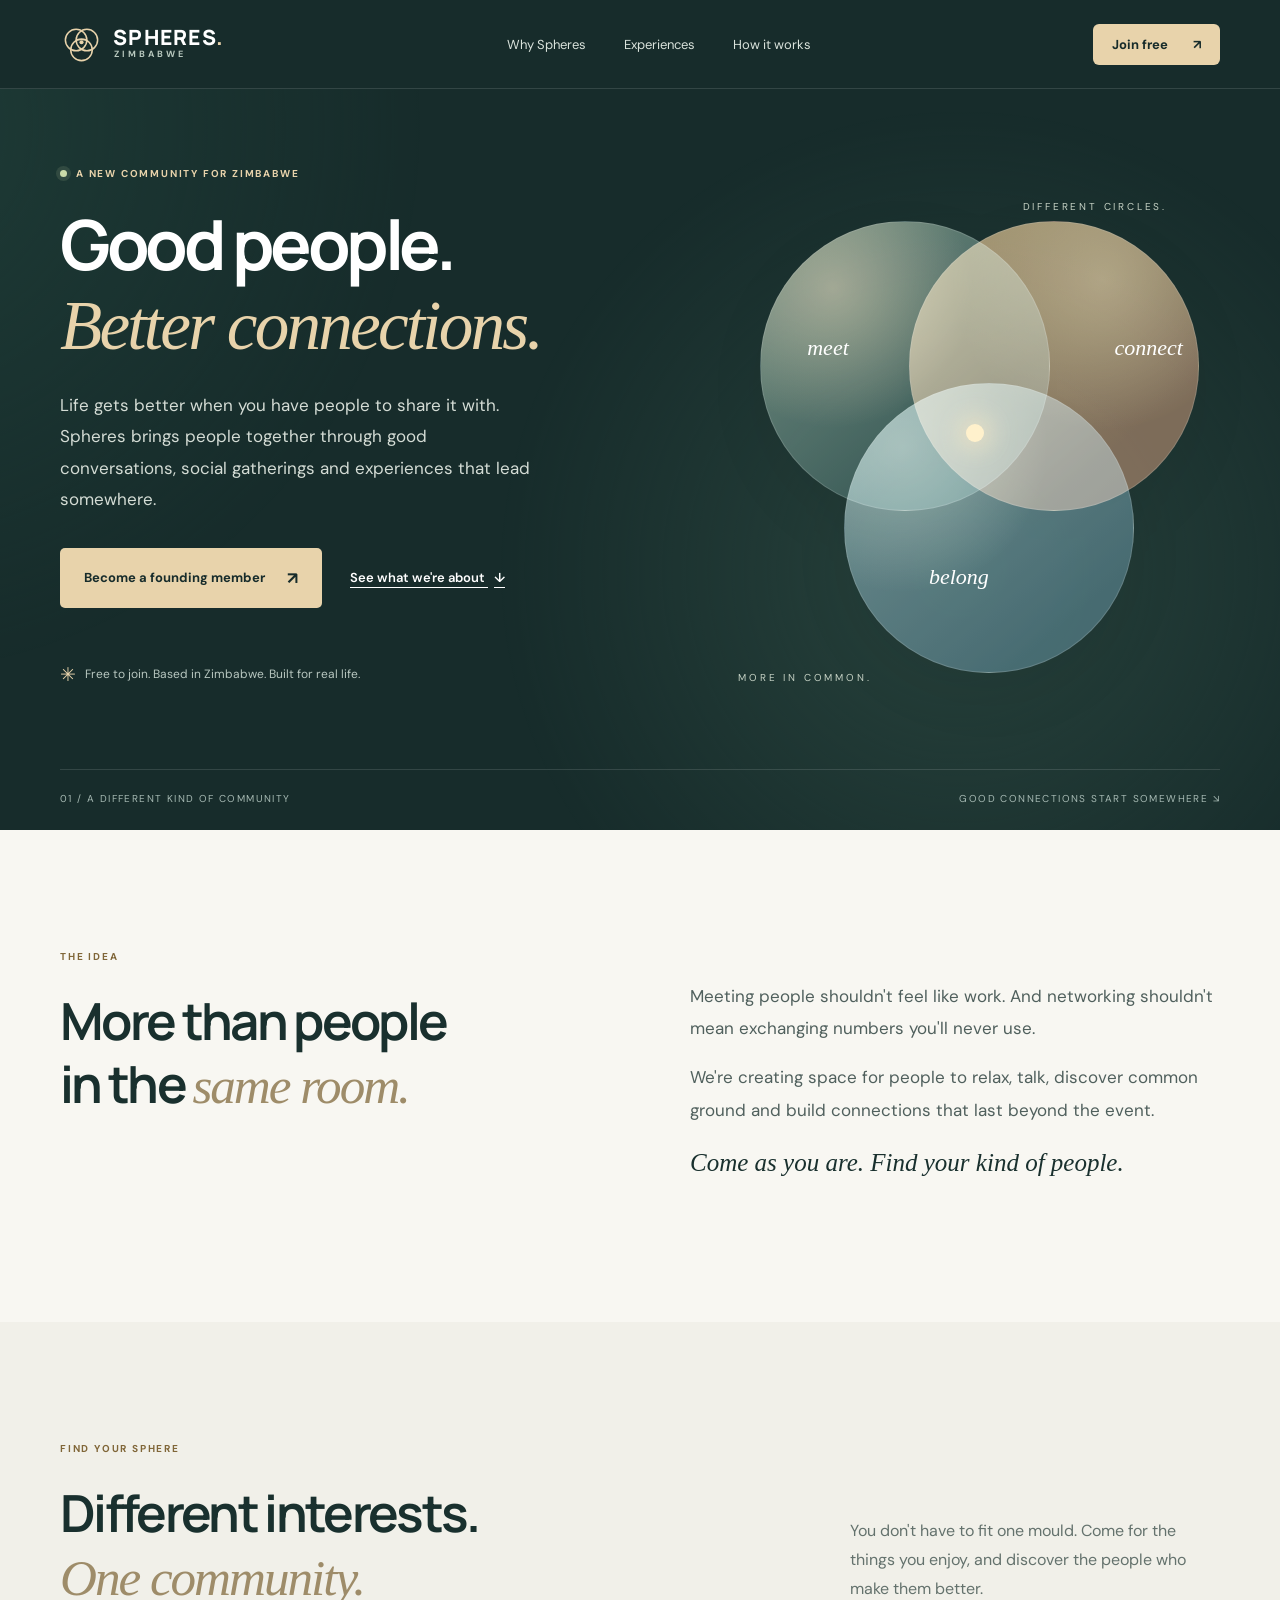
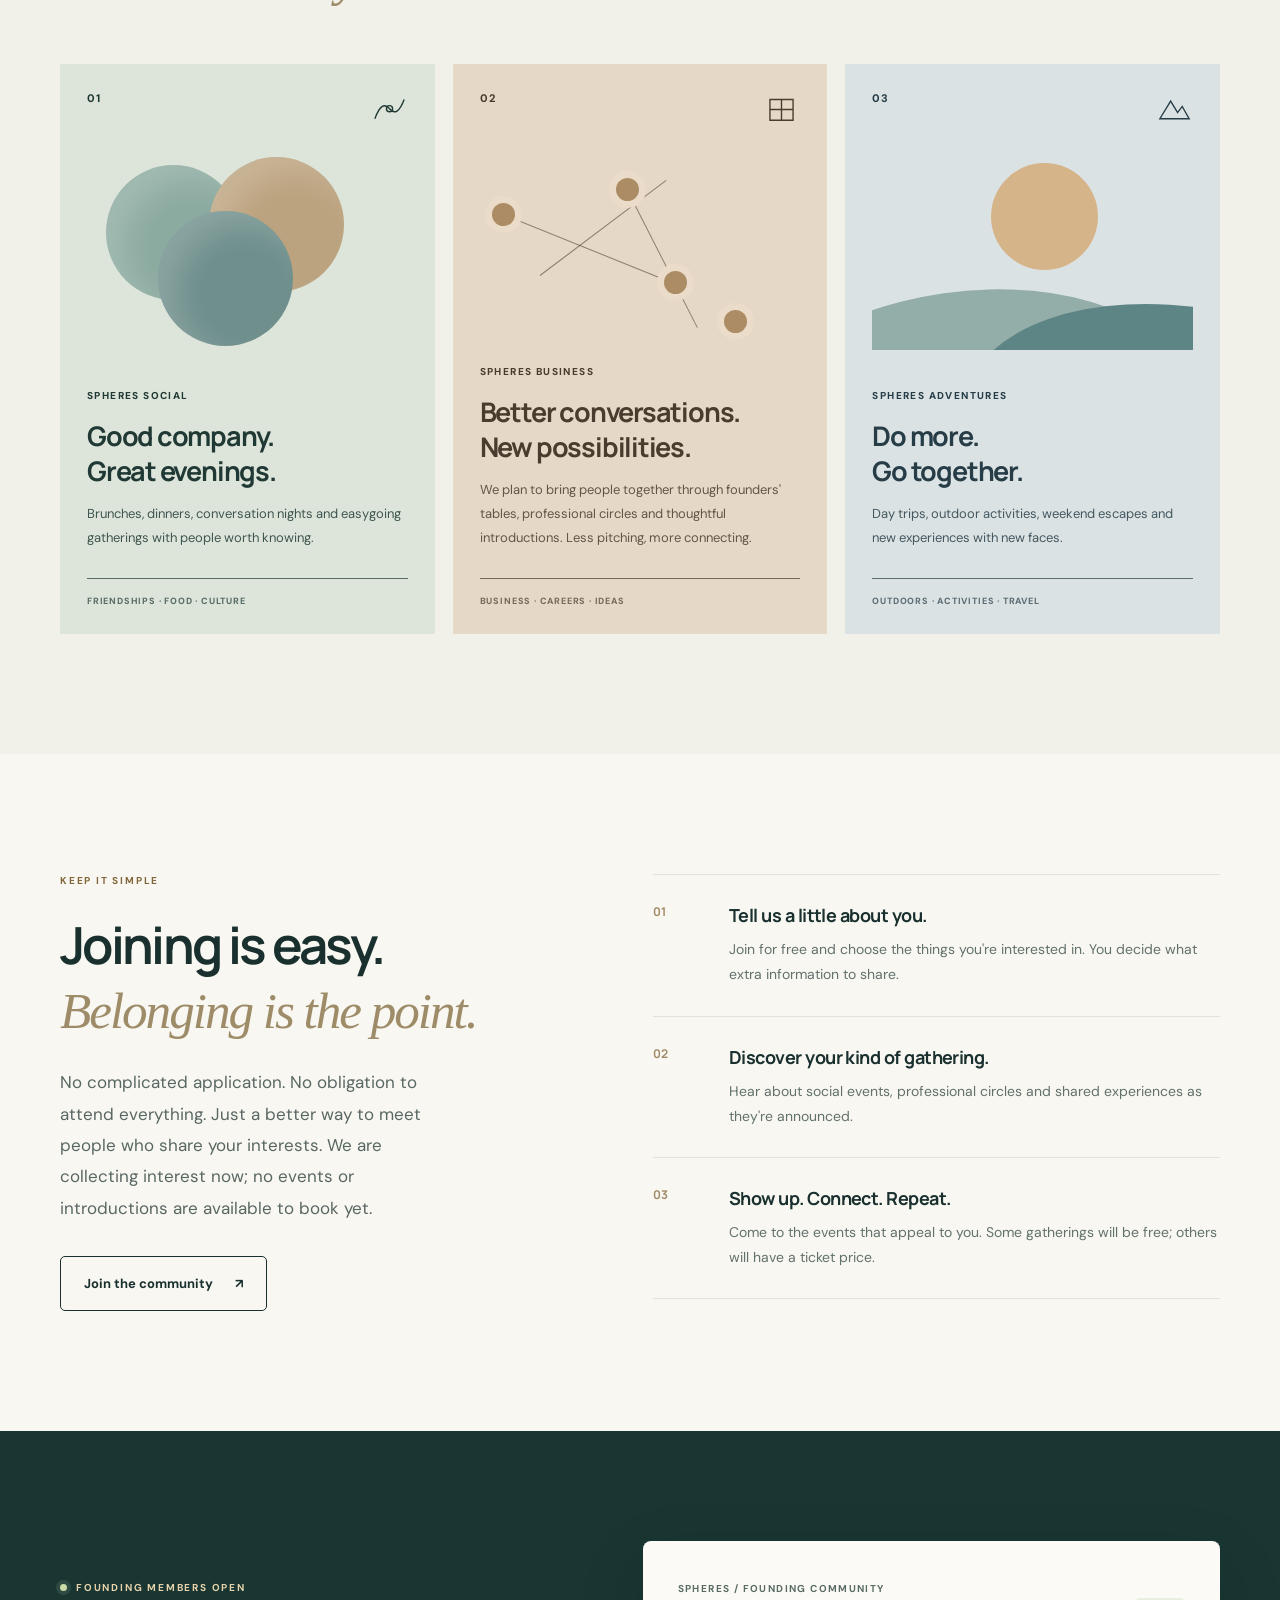
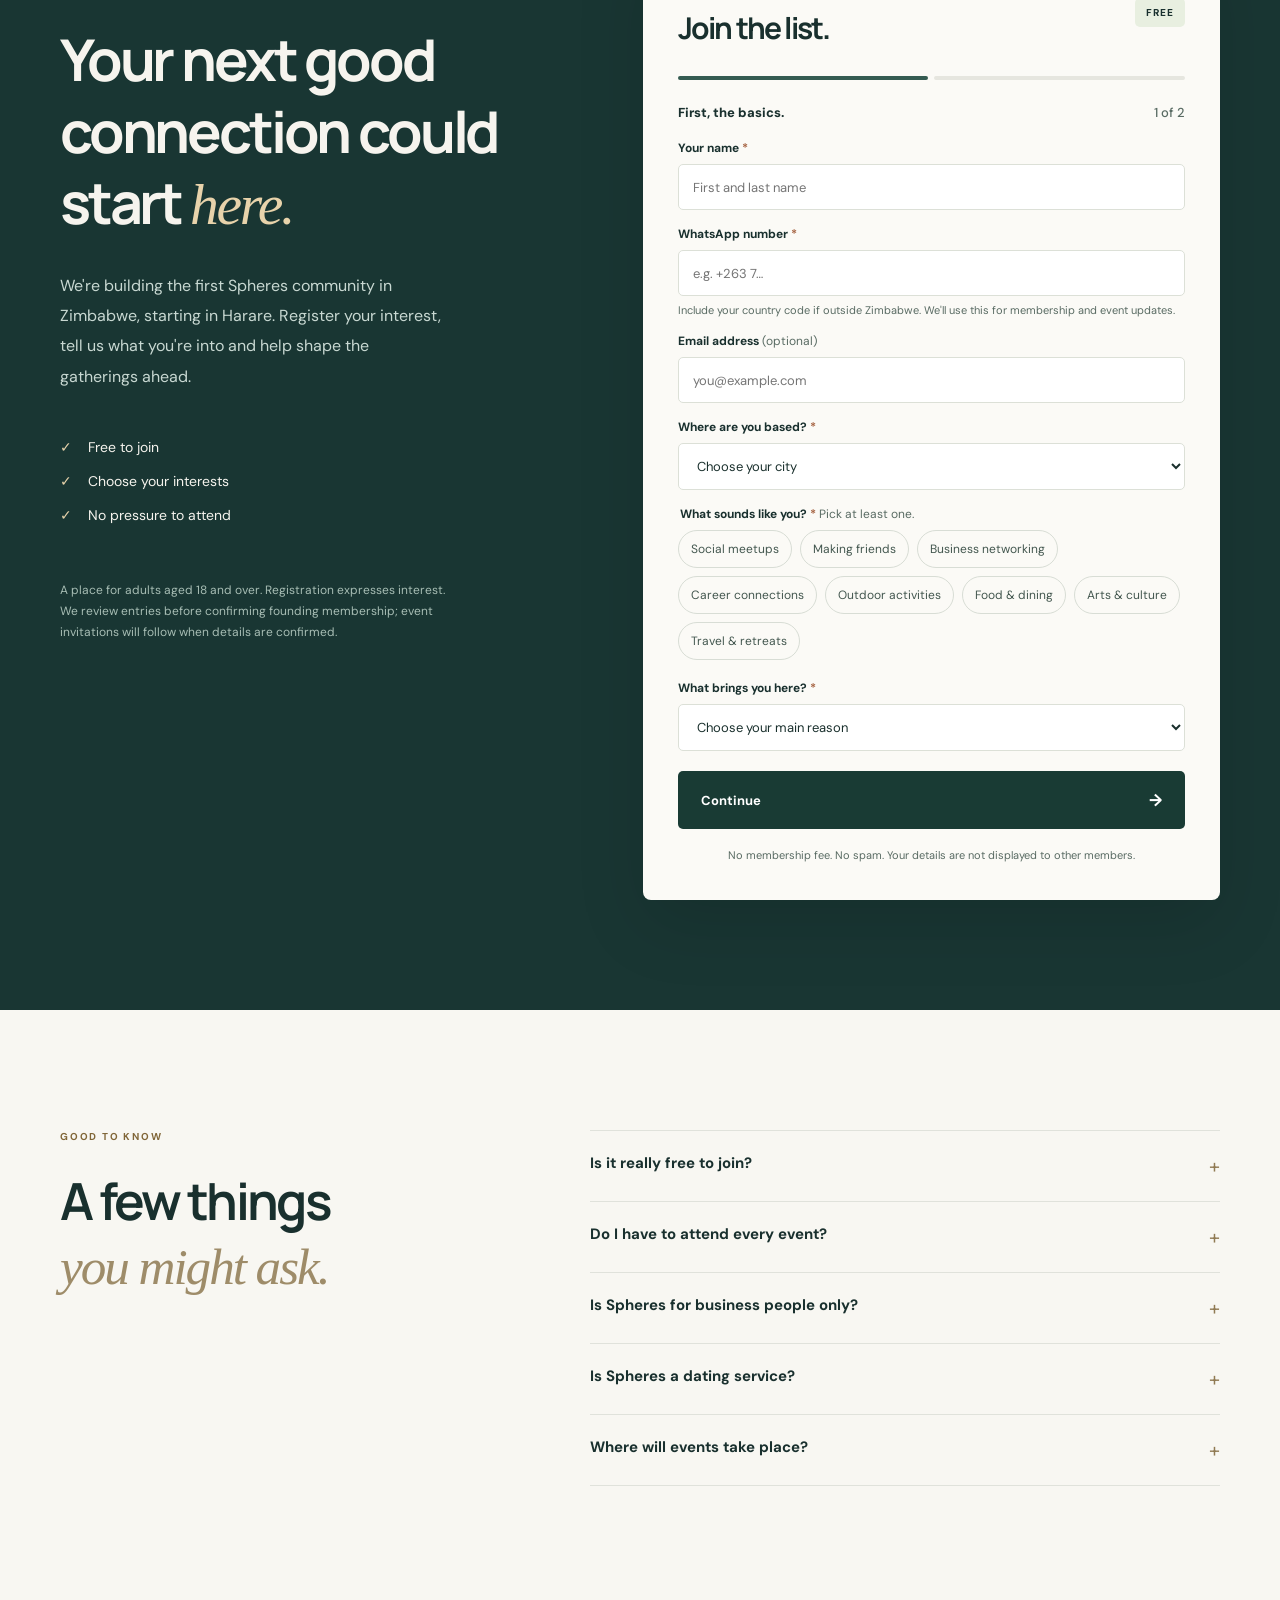
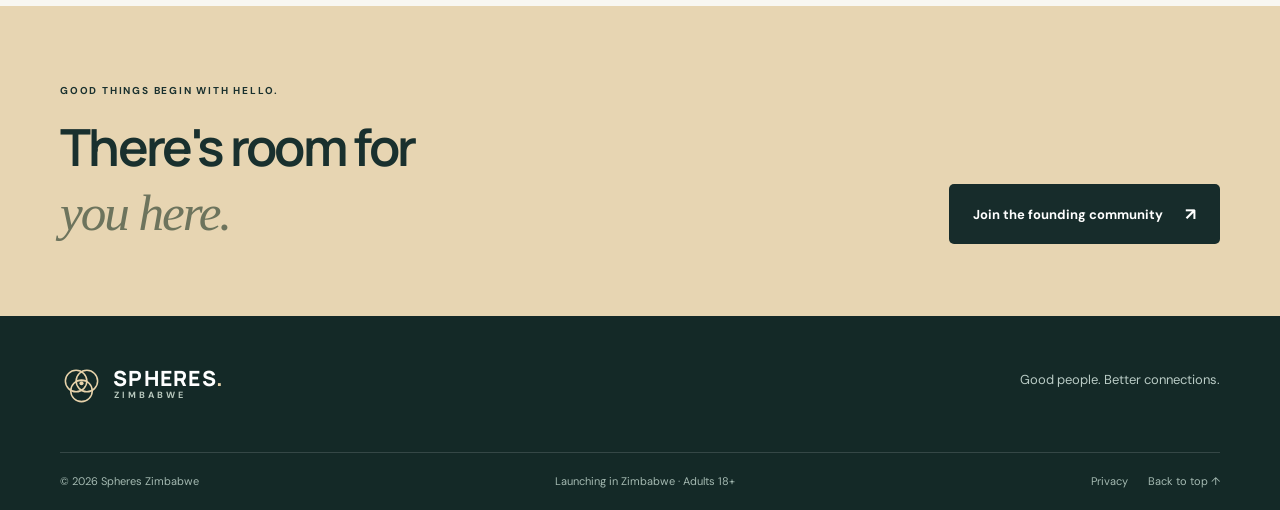
<file: index.html>
<!doctype html>
<html lang="en-ZW">
<head>
  <meta charset="utf-8">
  <meta name="viewport" content="width=device-width, initial-scale=1">
  <meta name="theme-color" content="#172a29">
  <meta name="description" content="Spheres Zimbabwe is a new community for meeting good people, making friends, growing your network and sharing experiences. Join the founding community for free.">
  <meta property="og:type" content="website">
  <meta property="og:title" content="Spheres Zimbabwe | Good people. Better connections.">
  <meta property="og:description" content="New friends, useful connections and more experiences worth sharing. Join Zimbabwe's new social and professional community for free.">
  <meta property="og:url" content="https://sphereszimbabwe.netlify.app/">
  <meta property="og:image" content="https://sphereszimbabwe.netlify.app/assets/social-preview.png">
  <meta name="twitter:card" content="summary_large_image">
  <link rel="icon" href="/assets/favicon.svg" type="image/svg+xml">
  <link rel="preconnect" href="https://fonts.googleapis.com">
  <link rel="preconnect" href="https://fonts.gstatic.com" crossorigin>
  <link href="https://fonts.googleapis.com/css2?family=DM+Sans:wght@400;500;600;700&family=Manrope:wght@400;500;600;700;800&display=swap" rel="stylesheet">
  <link rel="stylesheet" href="/assets/styles.css">
  <script src="/assets/main.js" defer></script>
  <title>Spheres Zimbabwe | Good people. Better connections.</title>
</head>
<body>
  <a class="skip-link" href="#main">Skip to content</a>
  <header class="site-header" id="top">
    <div class="container header-inner">
      <a class="brand" href="/" aria-label="Spheres Zimbabwe, home">
        <svg class="brand-mark" viewBox="0 0 48 48" fill="none" aria-hidden="true">
          <circle cx="18" cy="19" r="12" stroke="currentColor" stroke-width="1.7" />
          <circle cx="30" cy="19" r="12" stroke="currentColor" stroke-width="1.7" />
          <circle cx="24" cy="30" r="12" stroke="currentColor" stroke-width="1.7" />
          <circle cx="24" cy="21.5" r="2.3" fill="currentColor" />
        </svg>
        <span>SPHERES<span class="brand-dot">.</span><small>ZIMBABWE</small></span>
      </a>
      <nav class="desktop-nav" aria-label="Main navigation">
        <a href="#why">Why Spheres</a>
        <a href="#experiences">Experiences</a>
        <a href="#how">How it works</a>
      </nav>
      <a class="header-cta" href="#join">Join free <span aria-hidden="true">↗</span></a>
    </div>
  </header>

  <main id="main">
    <section class="hero">
      <div class="hero-grain" aria-hidden="true"></div>
      <div class="container hero-grid">
        <div class="hero-content">
          <div class="eyebrow hero-eyebrow"><span class="status-dot"></span> A NEW COMMUNITY FOR ZIMBABWE</div>
          <h1>Good people.<br><em>Better connections.</em></h1>
          <p class="hero-lede">Life gets better when you have people to share it with. Spheres brings people together through good conversations, social gatherings and experiences that lead somewhere.</p>
          <div class="hero-actions">
            <a class="btn btn-primary" href="#join">Become a founding member <span aria-hidden="true">↗</span></a>
            <a class="text-link" href="#experiences">See what we're about <span aria-hidden="true">↓</span></a>
          </div>
          <div class="hero-footnote"><span class="tiny-stars" aria-hidden="true">✳</span> Free to join. Based in Zimbabwe. Built for real life.</div>
        </div>
        <div class="hero-art" role="img" aria-label="Three intersecting rings symbolising connections across social life, professional networks and shared adventures">
          <div class="art-topline">DIFFERENT CIRCLES.</div>
          <div class="orb orb-a"></div><div class="orb orb-b"></div><div class="orb orb-c"></div>
          <div class="orb-center"></div>
          <span class="art-label art-label-one">meet</span>
          <span class="art-label art-label-two">connect</span>
          <span class="art-label art-label-three">belong</span>
          <div class="art-bottomline">MORE IN COMMON.</div>
        </div>
      </div>
      <div class="container hero-bottom"><span>01 / A DIFFERENT KIND OF COMMUNITY</span><span>GOOD CONNECTIONS START SOMEWHERE <span aria-hidden="true">↘</span></span></div>
    </section>

    <section class="section introduction" id="why">
      <div class="container intro-grid">
        <div><div class="eyebrow section-eyebrow">THE IDEA</div><h2>More than people<br>in the <i>same room.</i></h2></div>
        <div class="intro-copy"><p>Meeting people shouldn't feel like work. And networking shouldn't mean exchanging numbers you'll never use.</p><p>We're creating space for people to relax, talk, discover common ground and build connections that last beyond the event.</p><p class="intro-accent">Come as you are. Find your kind of people.</p></div>
      </div>
    </section>

    <section class="section experiences" id="experiences">
      <div class="container">
        <div class="section-head"><div><div class="eyebrow section-eyebrow">FIND YOUR SPHERE</div><h2>Different interests.<br><i>One community.</i></h2></div><p>You don't have to fit one mould. Come for the things you enjoy, and discover the people who make them better.</p></div>
        <div class="experience-grid">
          <article class="experience-card social-card">
            <div class="card-top"><span>01</span><svg viewBox="0 0 48 48" fill="none" aria-hidden="true"><path d="M5 36Q14 11 24 23Q34 35 43 11" stroke="currentColor" stroke-width="1.8"/><circle cx="24" cy="23" r="4" stroke="currentColor" stroke-width="1.8"/></svg></div>
            <div class="card-illustration social-illustration" aria-hidden="true"><span class="disk disk-one"></span><span class="disk disk-two"></span><span class="disk disk-three"></span></div>
            <div class="card-bottom"><span class="card-label">SPHERES SOCIAL</span><h3>Good company.<br>Great evenings.</h3><p>Brunches, dinners, conversation nights and easygoing gatherings with people worth knowing.</p><span class="card-examples">FRIENDSHIPS · FOOD · CULTURE</span></div>
          </article>
          <article class="experience-card business-card">
            <div class="card-top"><span>02</span><svg viewBox="0 0 48 48" fill="none" aria-hidden="true"><path d="M9 11h30v27H9zM9 24h30M24 11v27" stroke="currentColor" stroke-width="1.8"/></svg></div>
            <div class="card-illustration business-illustration" aria-hidden="true"><span class="business-line b1"></span><span class="business-line b2"></span><span class="business-line b3"></span><span class="business-dot p1"></span><span class="business-dot p2"></span><span class="business-dot p3"></span><span class="business-dot p4"></span></div>
            <div class="card-bottom"><span class="card-label">SPHERES BUSINESS</span><h3>Better conversations.<br>New possibilities.</h3><p>We plan to bring people together through founders' tables, professional circles and thoughtful introductions. Less pitching, more connecting.</p><span class="card-examples">BUSINESS · CAREERS · IDEAS</span></div>
          </article>
          <article class="experience-card adventure-card">
            <div class="card-top"><span>03</span><svg viewBox="0 0 48 48" fill="none" aria-hidden="true"><path d="M5 36 19 13l9 15 6-8 9 16H5z" stroke="currentColor" stroke-width="1.8"/></svg></div>
            <div class="card-illustration adventure-illustration" aria-hidden="true"><span class="sun-shape"></span><span class="hill h1"></span><span class="hill h2"></span></div>
            <div class="card-bottom"><span class="card-label">SPHERES ADVENTURES</span><h3>Do more.<br>Go together.</h3><p>Day trips, outdoor activities, weekend escapes and new experiences with new faces.</p><span class="card-examples">OUTDOORS · ACTIVITIES · TRAVEL</span></div>
          </article>
        </div>
      </div>
    </section>

    <section class="section how-section" id="how">
      <div class="container how-grid">
        <div><div class="eyebrow section-eyebrow">KEEP IT SIMPLE</div><h2>Joining is easy.<br><i>Belonging is the point.</i></h2><p class="how-lede">No complicated application. No obligation to attend everything. Just a better way to meet people who share your interests. We are collecting interest now; no events or introductions are available to book yet.</p><a class="btn btn-outline" href="#join">Join the community <span aria-hidden="true">↗</span></a></div>
        <div class="steps">
          <div class="step"><span>01</span><div><h3>Tell us a little about you.</h3><p>Join for free and choose the things you're interested in. You decide what extra information to share.</p></div></div>
          <div class="step"><span>02</span><div><h3>Discover your kind of gathering.</h3><p>Hear about social events, professional circles and shared experiences as they're announced.</p></div></div>
          <div class="step"><span>03</span><div><h3>Show up. Connect. Repeat.</h3><p>Come to the events that appeal to you. Some gatherings will be free; others will have a ticket price.</p></div></div>
        </div>
      </div>
    </section>

    <section class="join-section" id="join">
      <div class="container join-grid">
        <div class="join-copy"><div class="eyebrow eyebrow-light"><span class="status-dot"></span> FOUNDING MEMBERS OPEN</div><h2>Your next good connection could start <i>here.</i></h2><p>We're building the first Spheres community in Zimbabwe, starting in Harare. Register your interest, tell us what you're into and help shape the gatherings ahead.</p><div class="join-benefits"><span><i aria-hidden="true">✓</i> Free to join</span><span><i aria-hidden="true">✓</i> Choose your interests</span><span><i aria-hidden="true">✓</i> No pressure to attend</span></div><div class="join-smallprint">A place for adults aged 18 and over. Registration expresses interest. We review entries before confirming founding membership; event invitations will follow when details are confirmed.</div></div>
        <div class="form-card">
          <div class="form-heading"><div><span class="form-caption">SPHERES / FOUNDING COMMUNITY</span><h3>Join the list.</h3></div><span class="form-free">FREE</span></div>
          <div class="form-progress" aria-label="Application progress"><span class="progress-segment current"></span><span class="progress-segment"></span></div>
          <form id="join-form" name="spheres-members" method="POST" action="/thanks/" data-netlify="true" netlify-honeypot="bot-field" accept-charset="UTF-8">
            <input type="hidden" name="form-name" value="spheres-members">
            <p class="honeypot" aria-hidden="true"><label>Leave this field empty <input name="bot-field" tabindex="-1" autocomplete="off"></label></p>
            <input type="hidden" name="interests" id="interests-hidden">
            <input type="hidden" name="utm_source" id="utm-source">
            <input type="hidden" name="utm_campaign" id="utm-campaign">
            <input type="hidden" name="referrer_code" id="referrer-code">
            <input type="hidden" name="profile_version" value="mvp-2">
            <div class="form-panel" data-step="1">
              <div class="panel-title">First, the basics. <span>1 of 2</span></div>
              <div class="field-row"><label for="full_name">Your name <b>*</b></label><input id="full_name" name="full_name" type="text" autocomplete="name" placeholder="First and last name" maxlength="100" pattern=".*\S.*" required></div>
              <div class="field-row"><label for="whatsapp">WhatsApp number <b>*</b></label><input id="whatsapp" name="whatsapp" type="tel" autocomplete="tel" inputmode="tel" placeholder="e.g. +263 7…" maxlength="25" minlength="8" required aria-describedby="whatsapp-help"><small id="whatsapp-help">Include your country code if outside Zimbabwe. We'll use this for membership and event updates.</small></div>
              <div class="field-row"><label for="email">Email address <span>(optional)</span></label><input id="email" name="email" type="email" autocomplete="email" placeholder="you@example.com" maxlength="160"></div>
              <div class="field-row"><label for="city">Where are you based? <b>*</b></label><select id="city" name="city" required><option value="">Choose your city</option><option>Harare</option><option>Bulawayo</option><option>Mutare</option><option>Gweru</option><option>Masvingo</option><option>Chinhoyi</option><option>Other in Zimbabwe</option><option>Outside Zimbabwe</option></select></div>
              <fieldset class="interest-fieldset"><legend>What sounds like you? <b>*</b> <span>Pick at least one.</span></legend><div class="interest-chips" id="interest-chips"><label><input type="checkbox" name="interest_choices[]" aria-describedby="interests-error" value="Social meetups"><span>Social meetups</span></label><label><input type="checkbox" name="interest_choices[]" aria-describedby="interests-error" value="Making friends"><span>Making friends</span></label><label><input type="checkbox" name="interest_choices[]" aria-describedby="interests-error" value="Business networking"><span>Business networking</span></label><label><input type="checkbox" name="interest_choices[]" aria-describedby="interests-error" value="Career connections"><span>Career connections</span></label><label><input type="checkbox" name="interest_choices[]" aria-describedby="interests-error" value="Outdoor activities"><span>Outdoor activities</span></label><label><input type="checkbox" name="interest_choices[]" aria-describedby="interests-error" value="Food and dining"><span>Food & dining</span></label><label><input type="checkbox" name="interest_choices[]" aria-describedby="interests-error" value="Culture and creativity"><span>Arts & culture</span></label><label><input type="checkbox" name="interest_choices[]" aria-describedby="interests-error" value="Travel and retreats"><span>Travel & retreats</span></label></div><div class="field-error" id="interests-error" role="alert" hidden>Please pick at least one interest.</div></fieldset>
              <div class="field-row"><label for="reason">What brings you here? <b>*</b></label><select id="reason" name="main_reason" required><option value="">Choose your main reason</option><option>Meet new people and make friends</option><option>Expand my business or professional network</option><option>Try new activities and experiences</option><option>Find people with shared interests</option><option>A bit of everything</option></select></div>
              <button class="btn btn-dark form-button next-step" type="button">Continue <span aria-hidden="true">→</span></button>
            </div>
            <div class="form-panel" data-step="2">
              <div class="panel-title">A little more about you. <span>2 of 2</span></div>
              <p class="step-intro">These details help us shape better invitations. They're optional. You can join without sharing them.</p>

              <div class="sensitive-block"><h4>Optional personal preferences</h4><p>Age range, relationship status, work situation and event budget can help us make more relevant suggestions. We will only collect them with your separate consent.</p><label class="check-row sensitive-consent-row"><input type="checkbox" name="sensitive_consent" value="Yes" id="sensitive-consent"><span>I consent to Spheres collecting and using my age range, relationship status, work situation and event budget, if I choose to provide them below, to tailor invitations to future gatherings. I understand I can leave them blank or withdraw consent.</span></label>
                <div class="sensitive-fields" id="sensitive-fields" hidden>
              <div class="field-row"><label for="age_band">Age range <span>(optional)</span></label><select id="age_band" name="age_band" disabled><option value="">Prefer not to say</option><option>18–24</option><option>25–34</option><option>35–44</option><option>45–54</option><option>55–64</option><option>65+</option></select></div>
                  <div class="field-row"><label for="relationship">Relationship status</label><select id="relationship" name="relationship_status" disabled><option value="">Prefer not to say</option><option>Single</option><option>In a relationship</option><option>Married</option><option>Separated or divorced</option><option>Widowed</option></select></div>
                  <div class="field-row"><label for="employment">Current situation</label><select id="employment" name="work_situation" disabled><option value="">Prefer not to say</option><option>Employed</option><option>Self-employed / business owner</option><option>Student</option><option>Between jobs</option><option>Retired</option><option>Other</option></select></div>
                  <div class="field-row"><label for="budget">Comfortable event budget</label><select id="budget" name="event_budget" disabled><option value="">Prefer not to say</option><option>Free activities preferred</option><option>Under US$15</option><option>US$15–30</option><option>US$30–60</option><option>US$60+</option><option>Depends on the experience</option></select></div>
                </div>
              </div>
              <label class="check-row required-check"><input type="checkbox" name="adult_confirmation" value="Yes" required><span>I confirm I'm at least 18 years old. <b>*</b></span></label>
              <label class="check-row required-check"><input type="checkbox" name="privacy_agreement" value="Yes" required><span>I have read the <a href="/privacy/" target="_blank" rel="noopener">privacy notice</a> and agree to the use of my information to process my registration and contact me about Spheres membership and invitations. <b>*</b></span></label>
              <label class="check-row"><input type="checkbox" name="partner_offers_opt_in" value="Yes"><span>I'd also like occasional partner offers and Spheres promotions. <span class="muted">(Optional)</span></span></label>
              <div class="form-nav"><button class="back-step" type="button" aria-label="Back to first step">← Back</button><button class="btn btn-dark submit-button" type="submit">Join Spheres <span aria-hidden="true">↗</span></button></div>
            </div>
            <p class="form-status" data-form-status role="status" aria-live="polite" hidden></p>
          </form>
          <p class="form-footer">No membership fee. No spam. Your details are not displayed to other members.</p>
        </div>
      </div>
    </section>

    <section class="section questions" id="questions">
      <div class="container faq-grid"><div><div class="eyebrow section-eyebrow">GOOD TO KNOW</div><h2>A few things<br><i>you might ask.</i></h2></div><div class="faq-items">
        <details><summary>Is it really free to join?<span aria-hidden="true">+</span></summary><p>Yes. Registering as a community member is free. Some future gatherings may have an event ticket price, and optional premium experiences may be introduced later.</p></details>
        <details><summary>Do I have to attend every event?<span aria-hidden="true">+</span></summary><p>Not at all. Choose what suits your interests, schedule and budget. There is no attendance obligation.</p></details>
        <details><summary>Is Spheres for business people only?<span aria-hidden="true">+</span></summary><p>No. Spheres is for adults who want to widen their social circles, connect professionally or try new experiences. You don't need a job title, business or specific income to belong.</p></details>
        <details><summary>Is Spheres a dating service?<span aria-hidden="true">+</span></summary><p>No. We are a broader connections community. We bring adults together through shared interests. We do not offer a matching service or share personal preferences with other members without permission.</p></details>
        <details><summary>Where will events take place?<span aria-hidden="true">+</span></summary><p>We're starting in Harare and will consider other cities as the community grows. There are no events on sale yet. Founding members will hear about the first gatherings when details are confirmed.</p></details>
      </div></div>
    </section>

    <section class="closing"><div class="container closing-inner"><div><span class="eyebrow">GOOD THINGS BEGIN WITH HELLO.</span><h2>There's room for<br><i>you here.</i></h2></div><a class="btn btn-primary" href="#join">Join the founding community <span aria-hidden="true">↗</span></a></div></section>
  </main>
  <footer class="footer"><div class="container footer-top"><a class="brand brand-footer" href="/" aria-label="Spheres Zimbabwe home"><svg class="brand-mark" viewBox="0 0 48 48" fill="none" aria-hidden="true"><circle cx="18" cy="19" r="12" stroke="currentColor" stroke-width="1.7"/><circle cx="30" cy="19" r="12" stroke="currentColor" stroke-width="1.7"/><circle cx="24" cy="30" r="12" stroke="currentColor" stroke-width="1.7"/><circle cx="24" cy="21.5" r="2.3" fill="currentColor"/></svg><span>SPHERES<span class="brand-dot">.</span><small>ZIMBABWE</small></span></a><p>Good people. Better connections.</p></div><div class="container footer-bottom"><span>© <span id="year">2026</span> Spheres Zimbabwe</span><span>Launching in Zimbabwe · Adults 18+</span><nav aria-label="Footer"><a href="/privacy/">Privacy</a><a href="#top">Back to top ↑</a></nav></div></footer>
</body>
</html>
</file>
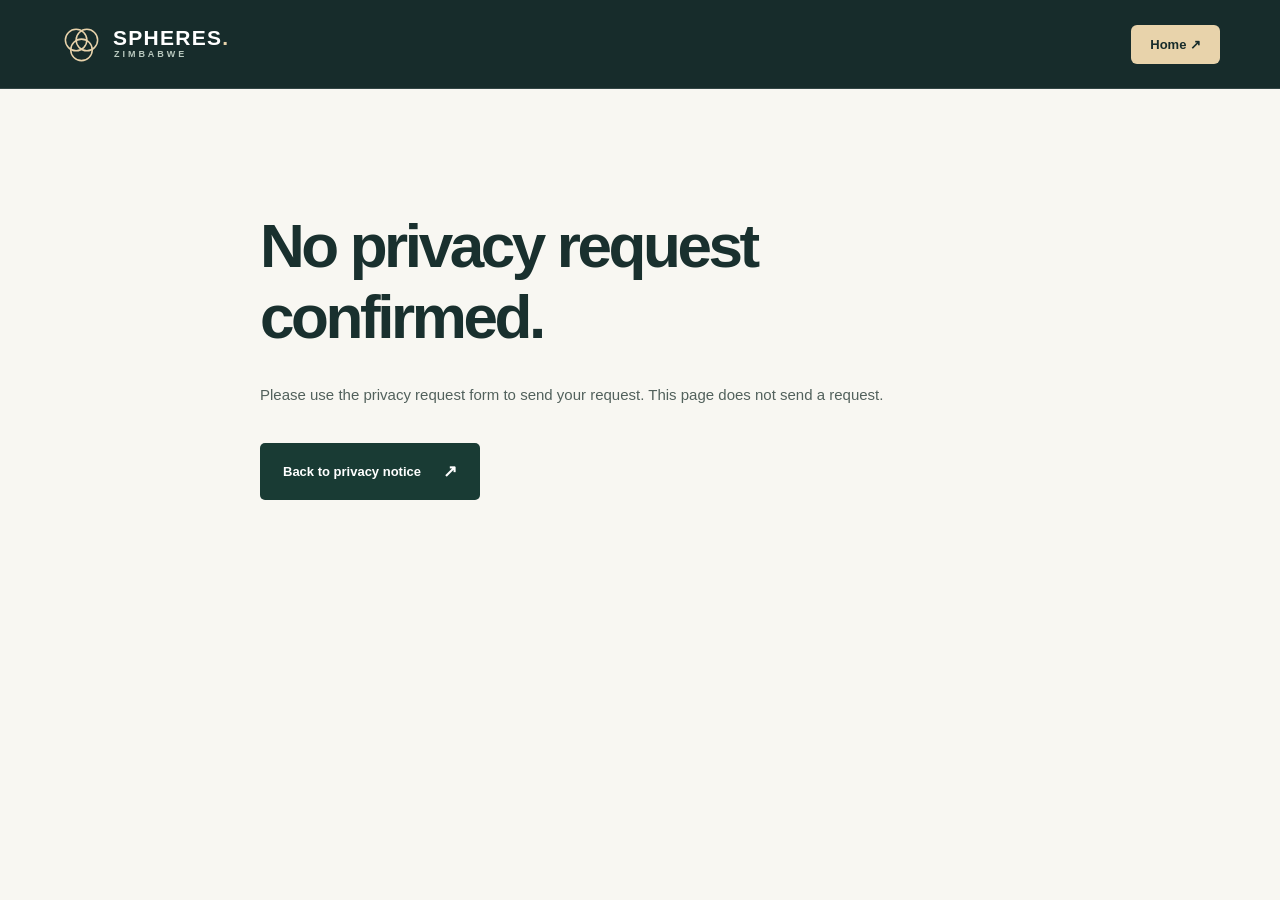
<file: privacy-received.html>
<!doctype html><html lang="en-ZW"><head><meta charset="utf-8"><meta name="viewport" content="width=device-width, initial-scale=1"><meta name="theme-color" content="#172a29"><meta name="robots" content="noindex"><title>Request received | Spheres Zimbabwe</title><link rel="icon" href="/assets/favicon.svg" type="image/svg+xml"><link rel="stylesheet" href="/assets/styles.css"><script src="/assets/main.js" defer></script></head><body><header class="site-header"><div class="container header-inner"><a class="brand" href="/" aria-label="Spheres Zimbabwe home"><svg class="brand-mark" viewBox="0 0 48 48" fill="none" aria-hidden="true"><circle cx="18" cy="19" r="12" stroke="currentColor" stroke-width="1.7"/><circle cx="30" cy="19" r="12" stroke="currentColor" stroke-width="1.7"/><circle cx="24" cy="30" r="12" stroke="currentColor" stroke-width="1.7"/></svg><span>SPHERES<span class="brand-dot">.</span><small>ZIMBABWE</small></span></a><a class="header-cta" href="/">Home ↗</a></div></header><main class="simple-page"><div class="container narrow"><div data-confirmation="privacy-requests"><div data-no-receipt><h1>No privacy request confirmed.</h1><p>Please use the privacy request form to send your request. This page does not send a request.</p></div><div data-receipt hidden><div class="confirmation-icon" aria-hidden="true">✓</div><div class="eyebrow section-eyebrow" style="margin-top:30px">PRIVACY REQUEST</div><h1>Request sent.</h1><p>Thank you. The Spheres founding team will review your privacy request and contact you using the information you provided if more detail is needed.</p></div></div><a class="btn btn-dark" href="/privacy/">Back to privacy notice <span aria-hidden="true">↗</span></a></div></main></body></html>
</file>
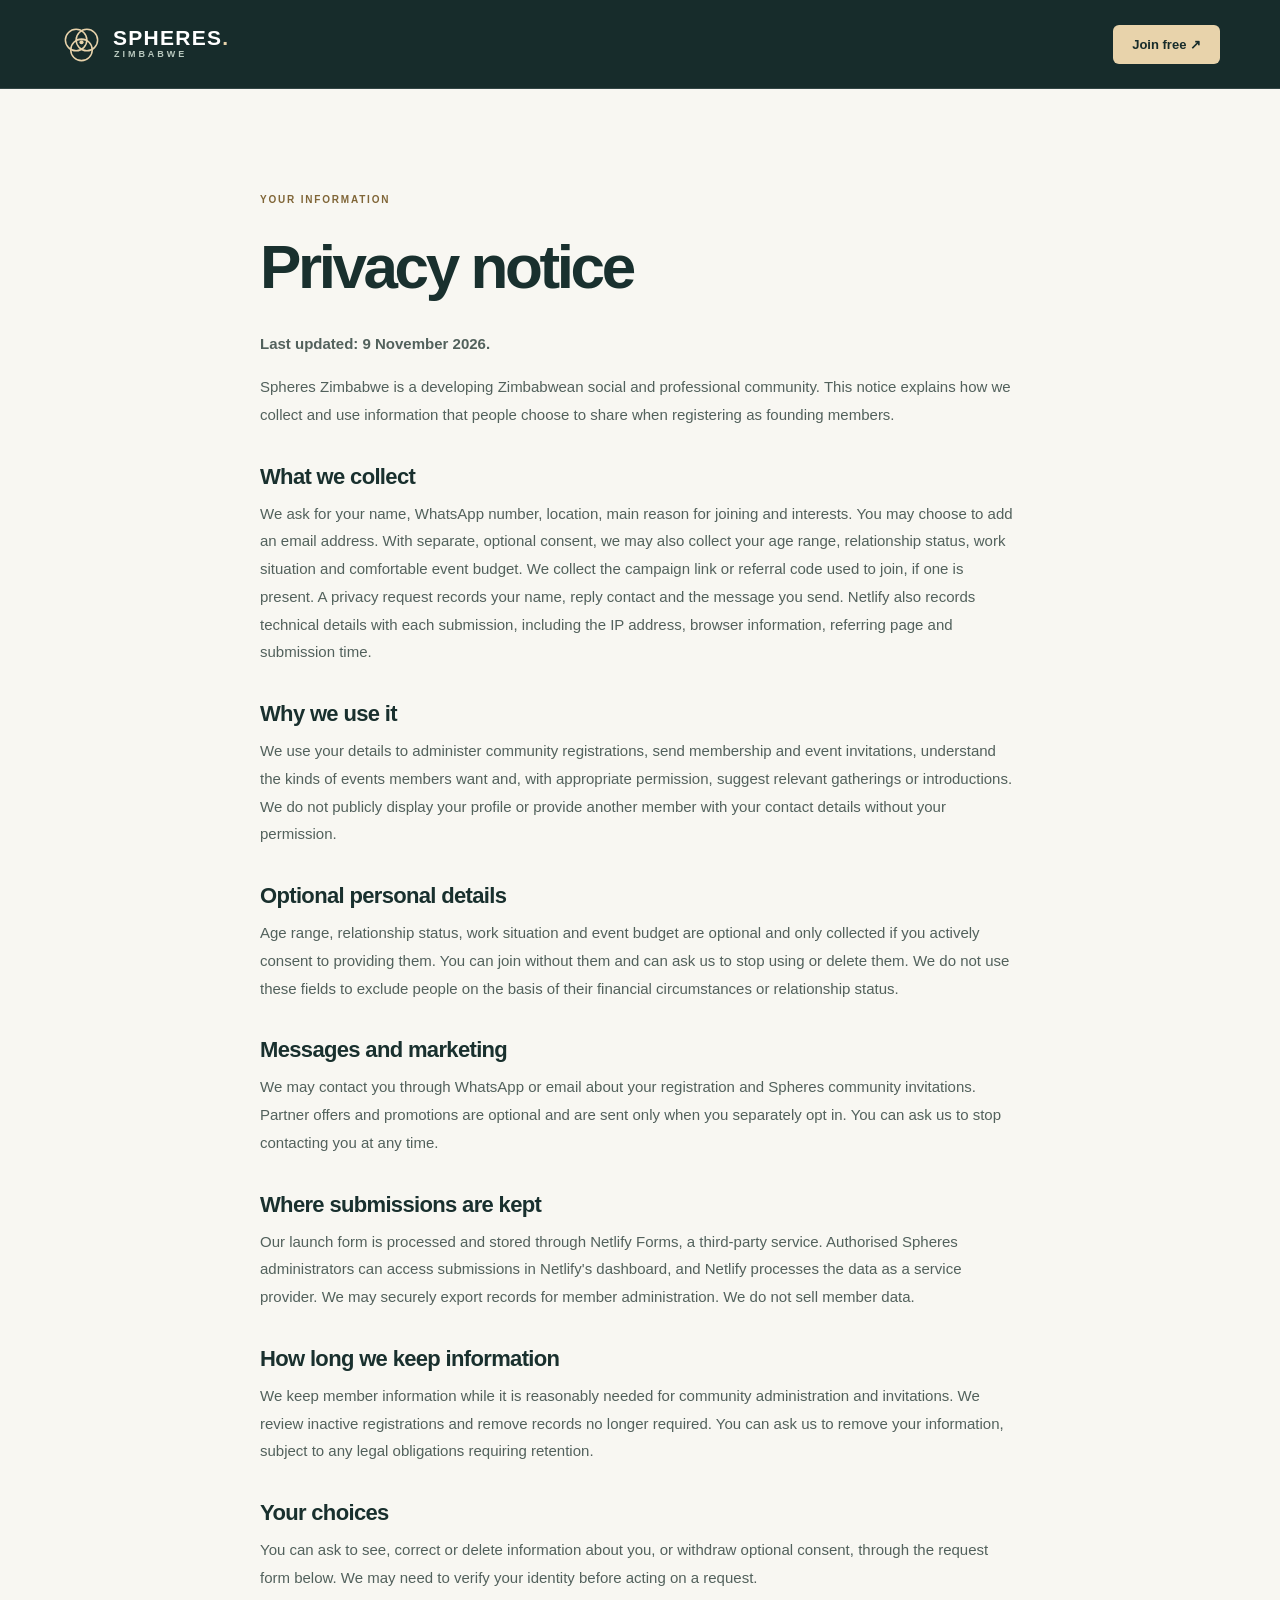
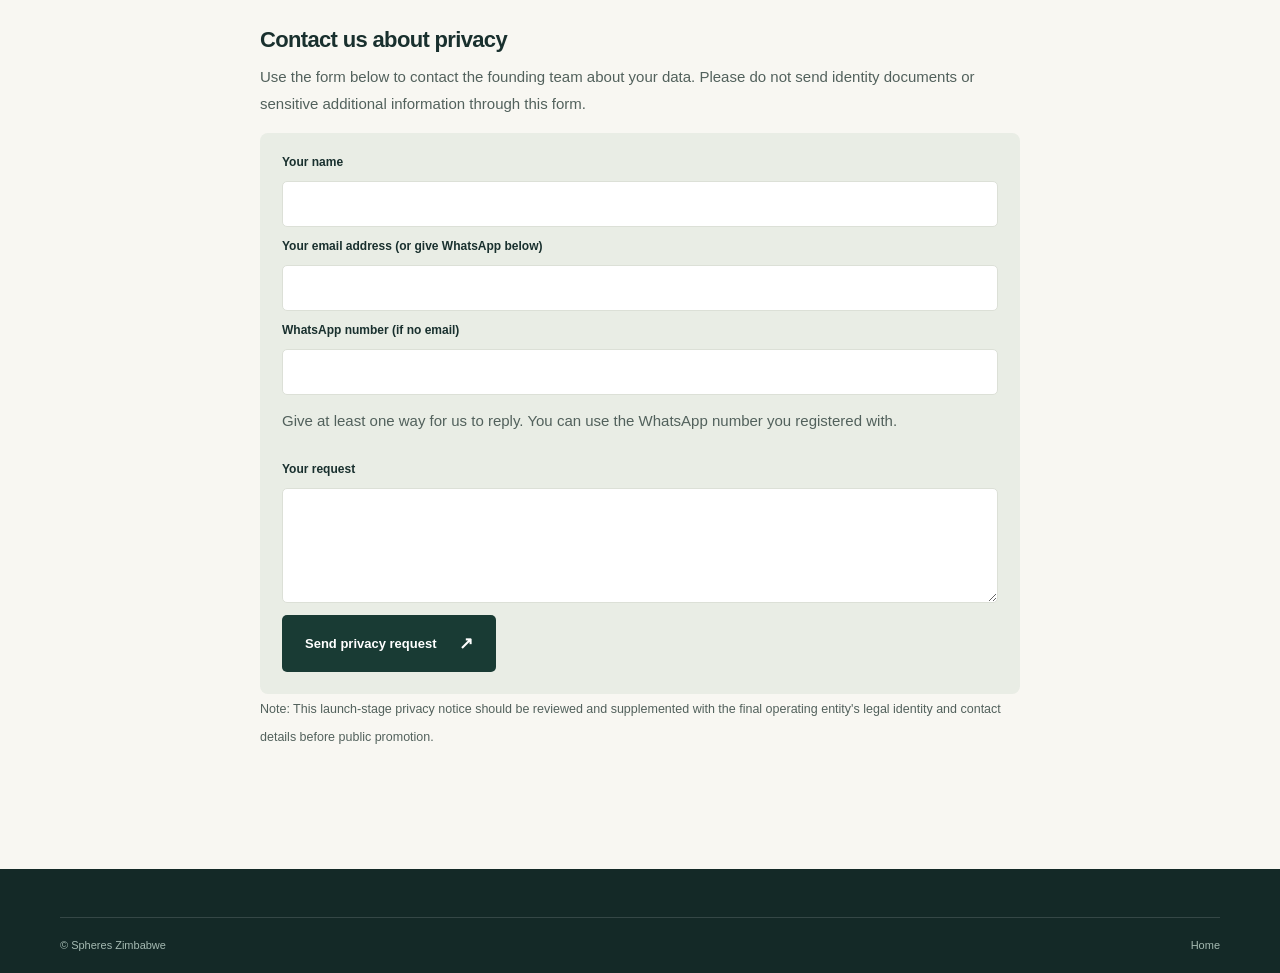
<file: privacy.html>
<!doctype html><html lang="en-ZW"><head><meta charset="utf-8"><meta name="viewport" content="width=device-width, initial-scale=1"><meta name="theme-color" content="#172a29"><title>Privacy notice | Spheres Zimbabwe</title><meta name="description" content="How Spheres Zimbabwe uses information from community membership applications."><link rel="icon" href="/assets/favicon.svg" type="image/svg+xml"><link rel="stylesheet" href="/assets/styles.css"><script src="/assets/main.js" defer></script></head><body><header class="site-header"><div class="container header-inner"><a class="brand" href="/" aria-label="Spheres Zimbabwe home"><svg class="brand-mark" viewBox="0 0 48 48" fill="none" aria-hidden="true"><circle cx="18" cy="19" r="12" stroke="currentColor" stroke-width="1.7"/><circle cx="30" cy="19" r="12" stroke="currentColor" stroke-width="1.7"/><circle cx="24" cy="30" r="12" stroke="currentColor" stroke-width="1.7"/><circle cx="24" cy="21.5" r="2.3" fill="currentColor"/></svg><span>SPHERES<span class="brand-dot">.</span><small>ZIMBABWE</small></span></a><a class="header-cta" href="/#join">Join free ↗</a></div></header><main class="simple-page"><div class="container narrow"><div class="eyebrow section-eyebrow">YOUR INFORMATION</div><h1>Privacy notice</h1><p><strong>Last updated: 9 November 2026.</strong></p><p>Spheres Zimbabwe is a developing Zimbabwean social and professional community. This notice explains how we collect and use information that people choose to share when registering as founding members.</p><h2>What we collect</h2><p>We ask for your name, WhatsApp number, location, main reason for joining and interests. You may choose to add an email address. With separate, optional consent, we may also collect your age range, relationship status, work situation and comfortable event budget. We collect the campaign link or referral code used to join, if one is present. A privacy request records your name, reply contact and the message you send. Netlify also records technical details with each submission, including the IP address, browser information, referring page and submission time.</p><h2>Why we use it</h2><p>We use your details to administer community registrations, send membership and event invitations, understand the kinds of events members want and, with appropriate permission, suggest relevant gatherings or introductions. We do not publicly display your profile or provide another member with your contact details without your permission.</p><h2>Optional personal details</h2><p>Age range, relationship status, work situation and event budget are optional and only collected if you actively consent to providing them. You can join without them and can ask us to stop using or delete them. We do not use these fields to exclude people on the basis of their financial circumstances or relationship status.</p><h2>Messages and marketing</h2><p>We may contact you through WhatsApp or email about your registration and Spheres community invitations. Partner offers and promotions are optional and are sent only when you separately opt in. You can ask us to stop contacting you at any time.</p><h2>Where submissions are kept</h2><p>Our launch form is processed and stored through Netlify Forms, a third-party service. Authorised Spheres administrators can access submissions in Netlify's dashboard, and Netlify processes the data as a service provider. We may securely export records for member administration. We do not sell member data.</p><h2>How long we keep information</h2><p>We keep member information while it is reasonably needed for community administration and invitations. We review inactive registrations and remove records no longer required. You can ask us to remove your information, subject to any legal obligations requiring retention.</p><h2>Your choices</h2><p>You can ask to see, correct or delete information about you, or withdraw optional consent, through the request form below. We may need to verify your identity before acting on a request.</p><h2>Contact us about privacy</h2><p>Use the form below to contact the founding team about your data. Please do not send identity documents or sensitive additional information through this form.</p><form class="privacy-form" name="privacy-requests" aria-describedby="privacy-contact-help" method="POST" action="/privacy-received/" data-netlify="true" netlify-honeypot="bot-field"><input type="hidden" name="form-name" value="privacy-requests"><p class="honeypot"><label>Leave empty <input type="text" name="bot-field" autocomplete="off" tabindex="-1"></label></p><label for="contact-name">Your name</label><input id="contact-name" name="name" type="text" required maxlength="100" pattern=".*\S.*"><label for="contact-email">Your email address (or give WhatsApp below)</label><input id="contact-email" name="email" type="email" maxlength="160"><label for="privacy-whatsapp">WhatsApp number (if no email)</label><input id="privacy-whatsapp" name="whatsapp" type="tel" inputmode="tel" maxlength="25"><p class="privacy-contact-help" id="privacy-contact-help">Give at least one way for us to reply. You can use the WhatsApp number you registered with.</p><label for="contact-message">Your request</label><textarea id="contact-message" name="message" rows="4" maxlength="1200" required></textarea><button class="btn btn-dark" type="submit">Send privacy request <span aria-hidden="true">↗</span></button><p class="form-status" data-form-status role="status" aria-live="polite" hidden></p></form><p><small>Note: This launch-stage privacy notice should be reviewed and supplemented with the final operating entity's legal identity and contact details before public promotion.</small></p></div></main><footer class="footer"><div class="container footer-bottom"><span>© Spheres Zimbabwe</span><nav><a href="/">Home</a></nav></div></footer></body></html>
</file>
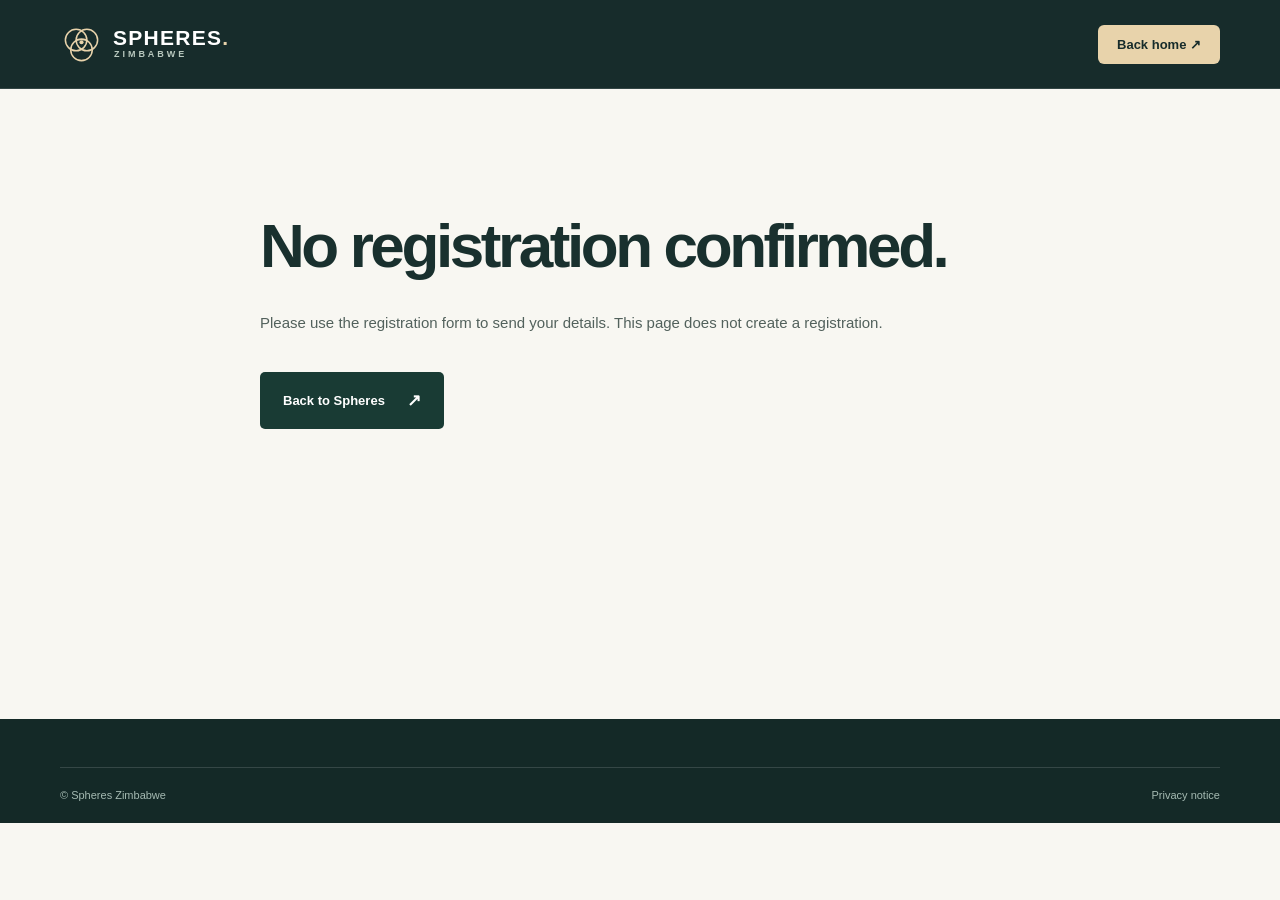
<file: thanks.html>
<!doctype html><html lang="en-ZW"><head><meta charset="utf-8"><meta name="viewport" content="width=device-width, initial-scale=1"><meta name="theme-color" content="#172a29"><meta name="robots" content="noindex"><title>You're on the list | Spheres Zimbabwe</title><link rel="icon" href="/assets/favicon.svg" type="image/svg+xml"><link rel="stylesheet" href="/assets/styles.css"><script src="/assets/main.js" defer></script></head><body><header class="site-header"><div class="container header-inner"><a class="brand" href="/" aria-label="Spheres Zimbabwe home"><svg class="brand-mark" viewBox="0 0 48 48" fill="none" aria-hidden="true"><circle cx="18" cy="19" r="12" stroke="currentColor" stroke-width="1.7"/><circle cx="30" cy="19" r="12" stroke="currentColor" stroke-width="1.7"/><circle cx="24" cy="30" r="12" stroke="currentColor" stroke-width="1.7"/><circle cx="24" cy="21.5" r="2.3" fill="currentColor"/></svg><span>SPHERES<span class="brand-dot">.</span><small>ZIMBABWE</small></span></a><a class="header-cta" href="/">Back home ↗</a></div></header><main class="simple-page"><div class="container narrow"><div data-confirmation="spheres-members"><div data-no-receipt><h1>No registration confirmed.</h1><p>Please use the registration form to send your details. This page does not create a registration.</p></div><div data-receipt hidden><div class="confirmation-icon" aria-hidden="true">✓</div><div class="eyebrow section-eyebrow" style="margin-top:30px">FOUNDING COMMUNITY</div><h1>You're on the list.</h1><p>Thanks for putting your hand up. We're bringing together the first Spheres community, starting in Harare. We will review your registration before confirming founding membership by WhatsApp or email. We will share the first gathering details when they are confirmed. There are no events on sale yet.</p><p>In the meantime, tell a friend who should be here too. Good connections start with good people.</p></div></div><a class="btn btn-dark" href="/">Back to Spheres <span aria-hidden="true">↗</span></a></div></main><footer class="footer"><div class="container footer-bottom"><span>© Spheres Zimbabwe</span><nav><a href="/privacy/">Privacy notice</a></nav></div></footer></body></html>
</file>
<file: assets/styles.css>
:root{--ink:#19302e;--forest:#172c2b;--ivory:#f8f7f2;--paper:#f4f0e7;--cream:#e8d3ab;--lime:#c4d1a6;--sea:#8aada8;--line:#e0e2db;--muted:#697573;--orange:#dcaa73;--radius:12px}*,*::before,*::after{box-sizing:border-box}html{scroll-behavior:smooth;scroll-padding-top:92px}body{margin:0;color:var(--ink);background:var(--ivory);font-family:'DM Sans',sans-serif;-webkit-font-smoothing:antialiased}h1,h2,h3,h4,p{margin-top:0}h1,h2,h3{font-family:Manrope,'DM Sans',sans-serif}a{color:inherit}button,input,select{font:inherit}button{cursor:pointer}a:focus-visible,button:focus-visible,input:focus-visible,select:focus-visible,summary:focus-visible{outline:3px solid #b38d50;outline-offset:3px}.container{width:min(1160px,calc(100% - 64px));margin-inline:auto}.skip-link{position:absolute;top:-100px;left:16px;background:#fff;color:#000;z-index:1000;padding:12px}.skip-link:focus{top:12px}.site-header{background:var(--forest);color:white;border-bottom:1px solid rgba(255,255,255,.12);position:relative;z-index:10}.header-inner{display:flex;align-items:center;justify-content:space-between;min-height:88px;gap:24px}.brand{text-decoration:none;display:inline-flex;align-items:center;gap:10px;font:800 21px/1 Manrope,sans-serif;letter-spacing:.06em;white-space:nowrap}.brand-mark{height:43px;width:43px;color:var(--cream);flex:none}.brand-dot{color:var(--cream)}.brand small{display:block;font:700 9px/1.5 'DM Sans',sans-serif;letter-spacing:.33em;margin-left:1px;color:#b9c9bf}.desktop-nav{display:flex;gap:38px;align-items:center}.desktop-nav a{text-decoration:none;font-size:13px;color:#dae3dc}.desktop-nav a:hover{color:var(--cream)}.header-cta{font-weight:700;text-decoration:none;color:var(--forest);background:var(--cream);padding:12px 19px;border-radius:6px;font-size:13px}.header-cta span{margin-left:22px}.header-cta:hover,.btn-primary:hover{background:#efdcb5}.hero{position:relative;background:var(--forest);color:#fff;overflow:hidden}.hero-grain{position:absolute;inset:0;pointer-events:none;background:radial-gradient(circle at 75% 65%,#35544a 0,transparent 43%),radial-gradient(circle at -10% 5%,#244840 0,transparent 35%);opacity:.55}.hero-grid{min-height:625px;display:grid;grid-template-columns:1.07fr .93fr;align-items:center;gap:22px;position:relative;padding-top:54px;padding-bottom:54px}.hero-content{position:relative;z-index:2;padding:24px 0 28px}.eyebrow{font-weight:700;font-size:10px;letter-spacing:.18em}.hero-eyebrow,.eyebrow-light{color:var(--cream);display:flex;align-items:center;gap:9px}.status-dot{display:inline-block;width:7px;height:7px;background:#cbdba9;border-radius:50%;box-shadow:0 0 0 4px rgba(203,219,169,.12)}.hero h1{font-size:clamp(53px,5.4vw,82px);letter-spacing:-.065em;line-height:1.15;font-weight:700;margin:24px -26px 24px 0}.hero h1 em,h2 i{font-family:Georgia,serif;font-style:italic;font-weight:400;letter-spacing:-.04em}.hero h1 em{color:var(--cream)}.hero-lede{max-width:485px;font-size:17px;line-height:1.85;color:#d4dcd5}.hero-actions{display:flex;align-items:center;gap:28px;margin-top:32px;flex-wrap:wrap}.btn{text-decoration:none;display:inline-flex;align-items:center;justify-content:space-between;gap:22px;border-radius:5px;padding:18px 23px;font-size:13px;font-weight:700;border:1px solid transparent;transition:background .2s,transform .2s}.btn:hover{transform:translateY(-2px)}.btn-primary{color:var(--forest);background:var(--cream)}.btn-primary span,.btn-dark span{font-size:17px}.text-link{font-size:13px;text-underline-offset:5px;font-weight:600;color:#fff}.text-link span{margin-left:6px}.hero-footnote{margin-top:54px;color:#b8c7c0;font-size:12px}.tiny-stars{color:var(--cream);font-size:19px;vertical-align:middle;margin-right:6px}.hero-art{height:520px;position:relative;isolation:isolate;display:grid;place-items:center;overflow:visible}.orb{border-radius:50%;width:290px;height:290px;position:absolute;mix-blend-mode:screen;filter:drop-shadow(0 22px 25px rgba(0,0,0,.07));border:1px solid rgba(255,255,255,.22)}.orb-a{left:13%;top:10%;background:radial-gradient(circle at 25% 23%,rgba(243,232,200,.7),transparent 45%),linear-gradient(140deg,#95b2a2,#466965 70%);opacity:.75}.orb-b{right:4%;top:10%;background:radial-gradient(circle at 67% 20%,rgba(244,224,180,.7),transparent 50%),linear-gradient(140deg,#d6bd8b,#9e7f66 75%);opacity:.75}.orb-c{left:29%;bottom:3%;background:radial-gradient(circle at 20% 22%,rgba(202,224,216,.8),transparent 45%),linear-gradient(140deg,#8caeb0,#547c86 80%);opacity:.75}.orb-center{width:18px;height:18px;border-radius:50%;background:#fff1cc;position:absolute;z-index:2;top:49%;left:52%;box-shadow:0 0 25px 7px rgba(254,239,196,.6)}.art-label{position:absolute;z-index:3;font-family:Georgia,serif;font-size:22px;font-style:italic;color:#fff}.art-label-one{top:32%;left:22%}.art-label-two{top:32%;right:7%}.art-label-three{bottom:19%;left:45%}.art-topline,.art-bottomline{position:absolute;letter-spacing:.28em;font-size:10px;color:#c6d2c5;z-index:4}.art-topline{top:6%;right:10%}.art-bottomline{bottom:1%;left:9%}.hero-bottom{border-top:1px solid rgba(255,255,255,.12);display:flex;justify-content:space-between;padding:22px 0 25px;color:#a6b9b3;font-size:10px;letter-spacing:.14em;position:relative}.section{padding:120px 0}.introduction{background:var(--ivory)}.intro-grid{display:grid;grid-template-columns:1fr 1fr;gap:100px}.section-eyebrow{color:#977948;margin-bottom:26px}.section h2,.closing h2{font-size:clamp(37px,4vw,58px);line-height:1.24;letter-spacing:-.052em;font-weight:650;margin-bottom:0}.section h2 i,.closing h2 i{color:#9e8c69}.intro-copy{padding-top:30px}.intro-copy p{font-size:17px;line-height:1.9;color:#50605d}.intro-copy .intro-accent{font:italic 25px Georgia,serif;color:var(--ink);margin-top:23px}.experiences{background:#f1f0e9}.section-head{display:flex;justify-content:space-between;gap:70px;align-items:end;margin-bottom:54px}.section-head p{max-width:370px;line-height:1.8;color:#64726d;margin:0 0 6px}.experience-grid{display:grid;grid-template-columns:repeat(3,minmax(0,1fr));gap:18px}.experience-card{min-height:550px;padding:27px;display:flex;flex-direction:column;overflow:hidden;position:relative}.social-card{background:#dde5db;color:#203934}.business-card{background:#e6d8c7;color:#493c2e}.adventure-card{background:#dbe2e3;color:#263c46}.card-top{display:flex;align-items:start;justify-content:space-between;font-size:11px;letter-spacing:.09em;font-weight:800}.card-top svg{width:37px;height:37px}.card-illustration{height:210px;position:relative;margin:12px 0 9px;overflow:hidden}.social-illustration .disk{display:block;position:absolute;width:135px;height:135px;border-radius:50%;background:#8caba0;left:6%;top:12%;box-shadow:inset 19px 15px 30px rgba(255,255,255,.19)}.social-illustration .disk-two{background:#bca37f;left:38%;top:8%}.social-illustration .disk-three{background:#6f8f8c;left:22%;top:34%}.business-line{position:absolute;height:1px;transform-origin:left;background:rgba(66,51,36,.55)}.business-line.b1{width:175px;top:76px;left:28px;transform:rotate(22deg)}.business-line.b2{width:158px;top:135px;left:60px;transform:rotate(-37deg)}.business-line.b3{width:155px;top:49px;left:147px;transform:rotate(63deg)}.business-dot{position:absolute;background:#ac8c64;border:7px solid #eadcc9;width:37px;height:37px;border-radius:50%}.business-dot.p1{left:5px;top:56px}.business-dot.p2{left:177px;top:124px}.business-dot.p3{left:129px;top:31px}.business-dot.p4{left:237px;top:163px}.adventure-illustration{overflow:hidden}.sun-shape{width:107px;height:107px;border-radius:50%;background:#d6b489;position:absolute;left:37%;top:11%}.hill{position:absolute;width:460px;height:260px;border-radius:50% 50% 0 0;bottom:-202px;left:-140px;background:#93ada8;transform:rotate(-8deg)}.hill.h2{left:90px;bottom:-218px;background:#5e8585;transform:rotate(10deg)}.card-bottom{margin-top:auto;position:relative;z-index:2}.card-label{font-size:10px;font-weight:800;letter-spacing:.14em}.card-bottom h3{font-size:27px;line-height:1.3;letter-spacing:-.045em;margin:14px 0}.card-bottom p{font-size:13px;line-height:1.85;margin-bottom:28px;opacity:.83}.card-examples{display:block;border-top:1px solid currentColor;padding-top:16px;font-size:9px;letter-spacing:.09em;font-weight:800;opacity:.7}.how-section{background:var(--ivory)}.how-grid{display:grid;grid-template-columns:.92fr 1.08fr;gap:110px}.how-lede{font-size:17px;color:#596763;line-height:1.85;margin:25px 0 32px;max-width:400px}.btn-outline{border-color:var(--ink);color:var(--ink);background:transparent}.btn-outline:hover{background:#ecefe8}.steps{border-top:1px solid var(--line)}.step{display:grid;grid-template-columns:50px 1fr;gap:26px;padding:28px 0;border-bottom:1px solid var(--line)}.step>span{font:700 12px Manrope,sans-serif;color:#a18b67}.step h3{font-size:18px;letter-spacing:-.03em;margin-bottom:10px}.step p{font-size:14px;line-height:1.8;color:#63716c;margin:0}.join-section{background:#193633;color:#f6f4ee;padding:110px 0}.join-grid{display:grid;grid-template-columns:.9fr 1.1fr;gap:110px;align-items:start}.join-copy{padding-top:40px}.join-copy h2{font-size:clamp(42px,4.5vw,66px);line-height:1.24;letter-spacing:-.055em;margin:30px 0;font-weight:700}.join-copy h2 i{font-family:Georgia,serif;color:var(--cream);font-weight:400}.join-copy>p{font-size:16px;line-height:1.9;color:#c8d8d2;max-width:390px}.join-benefits{display:flex;flex-direction:column;gap:16px;margin-top:46px;font-size:14px}.join-benefits i{font-style:normal;color:var(--cream);margin-right:12px}.join-smallprint{font-size:12px;line-height:1.75;color:#a7bdb4;max-width:390px;margin-top:56px}.form-card{background:#fbfaf6;color:var(--ink);padding:35px;border-radius:8px;box-shadow:0 24px 70px rgba(0,0,0,.12)}.form-heading{display:flex;align-items:center;justify-content:space-between;gap:14px}.form-caption{font-size:10px;color:#8b8574;font-weight:700;letter-spacing:.14em}.form-heading h3{font-size:30px;letter-spacing:-.06em;margin:10px 0 0}.form-free{font-size:10px;background:#e8efe0;padding:8px 11px;border-radius:5px;font-weight:800;letter-spacing:.09em}.form-progress{display:grid;grid-template-columns:1fr 1fr;gap:6px;margin:28px 0 24px}.progress-segment{height:4px;background:#e6e6df;border-radius:4px}.progress-segment.current{background:#345b51}.panel-title{font-size:13px;font-weight:800;margin-bottom:19px;display:flex;justify-content:space-between}.panel-title span{font-weight:500;color:#89928b}.field-row{margin-bottom:16px}.field-row label,.interest-fieldset legend{display:block;font-weight:700;font-size:12px;margin-bottom:8px}.field-row label b,.interest-fieldset b,.required-check b{color:#a76645}.field-row label span,.interest-fieldset legend span{font-weight:400;color:#88918c}.field-row input,.field-row select,.privacy-form input,.privacy-form textarea{display:block;width:100%;border:1px solid #dce0d7;background:#fff;color:#1a302d;padding:13px 14px;border-radius:5px;min-height:46px;font-size:13px;outline:0}.field-row input:focus,.field-row select:focus,.privacy-form input:focus,.privacy-form textarea:focus{border-color:#6e9489;box-shadow:0 0 0 3px rgba(110,148,137,.15)}.field-row small{display:block;color:#838e88;font-size:11px;margin-top:7px}.interest-fieldset{padding:0;margin:3px 0 20px;border:0;min-width:0}.interest-chips{display:flex;flex-wrap:wrap;gap:8px}.interest-chips label{cursor:pointer;display:block;position:relative}.interest-chips input{position:absolute;opacity:0;width:1px;height:1px}.interest-chips span{border:1px solid #d8ddd5;border-radius:24px;display:inline-flex;padding:10px 12px;font-size:12px;color:#43574f;transition:all .15s}.interest-chips input:checked+span{background:#284d44;color:white;border-color:#284d44}.interest-chips input:focus-visible+span{outline:3px solid #b38d50;outline-offset:2px}.field-error{font-size:11px;color:#a24e37;margin-top:8px}.btn-dark{color:#fff;background:#193b34;border:none}.btn-dark:hover{background:#2d5b51}.form-button{width:100%;margin-top:4px}.honeypot{display:none!important}.step-intro{color:#65736d;font-size:13px;line-height:1.75;margin-bottom:22px}.sensitive-block{background:#f0f1eb;border-radius:7px;padding:17px;margin:18px 0}.sensitive-block h4{font-size:13px;letter-spacing:-.01em;margin-bottom:8px}.sensitive-block>p{font-size:12px;color:#5d6b65;line-height:1.75;margin-bottom:14px}.sensitive-fields{border-top:1px solid #d5dbd0;margin-top:16px;padding-top:16px}.sensitive-fields .field-row:last-child{margin-bottom:0}.check-row{display:flex;gap:11px;font-size:12px;line-height:1.65;color:#42534c;margin:16px 0;align-items:flex-start}.check-row input{width:16px;height:16px;margin:3px 0 0;flex:none;accent-color:#315e52}.check-row a{text-underline-offset:2px}.muted{color:#78877e}.form-nav{display:flex;align-items:center;justify-content:space-between;gap:18px;margin-top:24px}.back-step{background:none;border:0;color:#5d6c66;font-weight:700;font-size:13px;padding:12px 0}.submit-button{flex:1}.form-footer{text-align:center;font-size:11px;color:#8a938d;line-height:1.7;margin:17px 0 0}.js .form-panel[hidden],.sensitive-fields[hidden],.field-error[hidden]{display:none!important}.questions{background:var(--ivory)}.faq-grid{display:grid;grid-template-columns:.8fr 1.2fr;gap:110px}.faq-items{border-top:1px solid var(--line)}.faq-items details{border-bottom:1px solid var(--line)}.faq-items summary{list-style:none;cursor:pointer;padding:22px 0;display:flex;justify-content:space-between;gap:18px;font-size:15px;font-weight:700}.faq-items summary::-webkit-details-marker{display:none}.faq-items summary span{color:#907a53;font-size:20px;font-weight:400}.faq-items details[open] summary span{transform:rotate(45deg)}.faq-items details p{font-size:14px;line-height:1.85;color:#596962;padding-bottom:20px;margin:0;max-width:570px}.closing{background:#e7d5b2;padding:72px 0}.closing-inner{display:flex;align-items:end;justify-content:space-between;gap:50px}.closing h2{margin:16px 0 0}.closing h2 i{color:#6d745d}.closing .btn-primary{background:var(--forest);color:#fff;white-space:nowrap}.closing .btn-primary:hover{background:#35534b}.footer{background:#142927;color:#fff;padding:48px 0 22px}.footer-top{display:flex;justify-content:space-between;align-items:center;padding-bottom:45px}.footer-top p{color:#baccc6;font-size:13px}.footer-bottom{border-top:1px solid rgba(255,255,255,.14);padding-top:21px;display:flex;justify-content:space-between;gap:16px;color:#a5bab2;font-size:11px}.footer-bottom nav{display:flex;gap:20px}.footer-bottom a{text-decoration:none}.footer-bottom a:hover{text-decoration:underline}.simple-page{background:var(--ivory);min-height:70vh;padding:105px 0}.simple-page .narrow{max-width:760px}.simple-page h1{font:700 clamp(38px,6vw,62px)/1.15 Manrope,sans-serif;letter-spacing:-.055em;margin:16px 0 28px}.simple-page p,.simple-page li{font-size:15px;line-height:1.85;color:#52615c}.simple-page h2{font-size:22px;letter-spacing:-.03em;margin:35px 0 10px}.simple-page ul{padding-left:22px}.simple-page .btn{margin-top:20px}.privacy-form{padding:22px;background:#e9ede5;border-radius:8px;display:grid;gap:12px}.privacy-form label{font-weight:700;font-size:12px}.privacy-form textarea{min-height:115px;resize:vertical}.privacy-form .btn{justify-self:start;margin-top:0}.confirmation-icon{width:75px;height:75px;border:1px solid #a1b6ab;display:grid;place-items:center;font-size:35px;border-radius:100%;color:#375e51}
@media(max-width:1050px){.hero h1{font-size:58px}.orb{width:235px;height:235px}.hero-art{height:430px}.intro-grid,.how-grid,.faq-grid{gap:60px}.join-grid{gap:55px}.experience-card{padding:22px;min-height:535px}.card-bottom h3{font-size:24px}}@media(max-width:760px){.container{width:min(100% - 38px,600px)}.site-header .header-inner{min-height:72px}.brand{font-size:17px}.brand-mark{width:35px;height:35px}.desktop-nav{display:none}.header-cta{font-size:12px;padding:11px 12px}.header-cta span{margin-left:8px}.hero-grid{display:flex;flex-direction:column;min-height:0;align-items:stretch;padding:54px 0 34px;gap:0}.hero-content{padding:0;z-index:4}.hero h1{font-size:clamp(45px,11vw,67px);margin:18px 0 20px}.hero-lede{font-size:15px;line-height:1.75}.hero-actions{margin-top:26px;gap:18px}.hero-actions .btn{width:100%}.hero-footnote{margin-top:27px}.hero-art{height:320px;width:100%;max-width:440px;margin:26px auto 0}.orb{height:204px;width:204px}.orb-a{left:8%;top:4%}.orb-b{right:5%;top:4%}.orb-c{left:26%;bottom:0}.orb-center{top:44%;left:52%}.art-label{font-size:17px}.art-label-one{left:18%;top:24%}.art-label-two{top:25%}.art-label-three{bottom:16%}.art-topline{top:0;right:6%}.art-bottomline{bottom:0}.hero-bottom{font-size:9px;line-height:1.6;gap:20px}.hero-bottom span:last-child{text-align:right}.section{padding:77px 0}.intro-grid,.how-grid,.faq-grid,.join-grid{grid-template-columns:1fr;gap:28px}.section h2,.closing h2{font-size:clamp(36px,8vw,48px)}.intro-copy{padding-top:0}.intro-copy p{font-size:15px}.section-head{display:block;margin-bottom:35px}.section-head p{margin-top:24px;font-size:15px}.experience-grid{grid-template-columns:1fr;gap:16px}.experience-card{min-height:440px;padding:24px}.card-illustration{height:155px}.card-bottom h3{font-size:26px}.card-bottom p{margin-bottom:17px}.how-grid{gap:35px}.how-lede{margin-bottom:22px}.join-section{padding:76px 0}.join-copy{padding-top:0}.join-copy h2{font-size:46px}.join-copy>p{font-size:15px}.join-benefits{margin-top:24px}.join-smallprint{margin-top:24px}.form-card{padding:22px}.questions .faq-grid{gap:34px}.closing{padding:60px 0}.closing-inner{display:block}.closing .btn{margin-top:25px;width:100%}.footer-top{display:block}.footer-top p{margin-top:16px}.footer-bottom{display:grid;gap:14px}.footer-bottom nav{margin-top:5px}.simple-page{padding:70px 0}}@media(max-width:380px){.container{width:calc(100% - 30px)}.hero h1{font-size:44px}.hero-art{height:288px}.orb{height:175px;width:175px}.art-label-two{right:2%}.join-copy h2{font-size:40px}.form-card{padding:17px}.form-heading h3{font-size:27px}.card-bottom h3{font-size:24px}}@media(prefers-reduced-motion:reduce){html{scroll-behavior:auto}.btn,.interest-chips span{transition:none}}

/* Form feedback and mobile controls. */
[hidden]{display:none!important}
textarea{font:inherit}
textarea:focus-visible{outline:3px solid #b38d50;outline-offset:3px}
.form-status{font-size:13px;line-height:1.65;color:var(--ink);padding:14px;background:#e8efe0;border-radius:5px;margin:18px 0 0}
button:disabled{cursor:wait;opacity:.7}
.form-card{scroll-margin-top:24px}
@media(max-width:760px){.field-row input,.field-row select,.privacy-form input,.privacy-form textarea{font-size:16px}.header-cta{min-height:44px;display:inline-flex;align-items:center}.interest-chips span{min-height:44px;align-items:center}}

/* Keep small supporting text readable on the pale form background. */
.form-caption,.panel-title span,.field-row label span,.interest-fieldset legend span,.field-row small,.form-footer,.muted{color:#596b63}
.section-eyebrow{color:#806638}
.field-row input:focus-visible,.field-row select:focus-visible,.privacy-form input:focus-visible,.privacy-form textarea:focus-visible{outline:3px solid #806638;outline-offset:3px}
</file>
